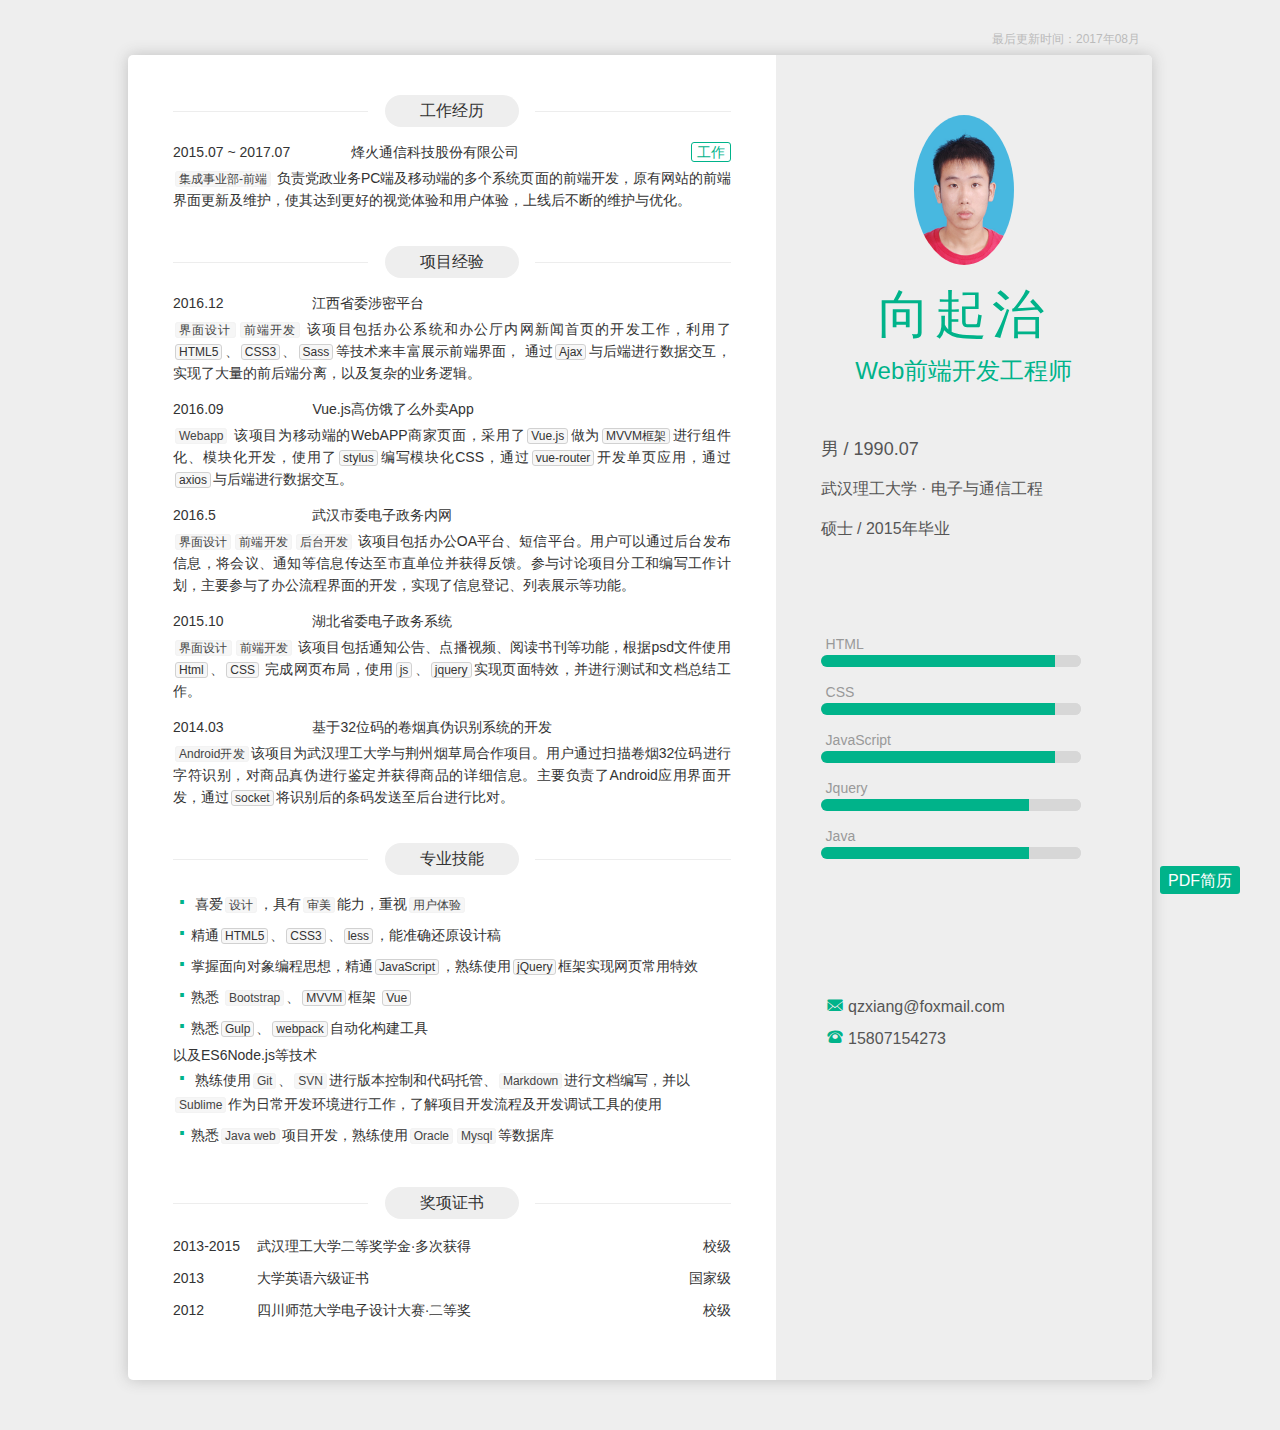
<file: index.html>
<!DOCTYPE html>
<html>
<head>
    <meta charset=utf-8>
    <meta http-equiv=X-UA-Compatible content="IE=edge">
    <meta name=viewport content="width=device-width,initial-scale=1">
    <link rel="shortcut icon" type="image/ico" href="favicon.ico">
    <meta name="format-detection" content="telephone=no"/>
    <meta name="format-detection" content="email=no"/>
    <title>简历 | 向起治 - qzXiang</title>
    <link href="css/style.css" rel="stylesheet">
</head>
<body>
<!--[if IE]><p class="kill-ie">微软都放弃了IE，为啥你却还不放弃？</p><![endif]-->
<a class=pdf href=resume.pdf><i class="iconfont icon-pdf"></i> PDF简历</a>
<p class=last-modified>最后更新时间：2017年08月</p>
<div class=content>
    <div class=content-bd>
        <div class=content-left>

            <section class=practice>
                <header class=section-hd>
                    <span class=section-title-l></span>
                    <h2 class=section-title>工作经历</h2>
                    <span class=section-title-r></span></header>
                <div class=section-bd>

                    <div class=item>
                        <header class=item-hd>
                            <span class=item-time>2015.07 ~ 2017.07</span>
                            <a class="btn item-more" href=http://www.fiberhome.com/default.aspx target=_blank>工作</a>
                            <h3 class=item-name>烽火通信科技股份有限公司</h3>
                        </header>
                        <div class=item-bd>
                            <p class=section-content>
                                <strong>集成事业部-前端</strong>
                                负责党政业务PC端及移动端的多个系统页面的前端开发，原有网站的前端界面更新及维护，使其达到更好的视觉体验和用户体验，上线后不断的维护与优化。
                            </p>
                        </div>
                    </div>

                </div>
            </section>

            <section class=project>
                <header class=section-hd>
                    <span class=section-title-l></span>
                    <h2 class=section-title>项目经验</h2>
                    <span class=section-title-r></span>
                </header>
                <div class=section-bd>
                    <div class=item>
                        <header class=item-hd>
                            <span class=item-time>2016.12</span>
                            <h3 class=item-name>江西省委涉密平台</h3>
                        </header>
                        <div class=item-bd>
                            <p class=section-content>
                                <strong>界面设计</strong><strong>前端开发</strong>
                                该项目包括办公系统和办公厅内网新闻首页的开发工作，利用了<em>HTML5</em>、<em>CSS3</em>、<em>Sass</em>等技术来丰富展示前端界面，
                                通过<em>Ajax</em>与后端进行数据交互，实现了大量的前后端分离，以及复杂的业务逻辑。
                            </p>
                        </div>
                    </div>
                    <div class=item>
                        <header class=item-hd>
                            <span class=item-time>2016.09</span>
                            <h3 class=item-name>Vue.js高仿饿了么外卖App</h3>
                        </header>
                        <div class=item-bd>
                            <p class=section-content><strong>Webapp</strong>
                                该项目为移动端的WebAPP商家页面，采用了<em>Vue.js</em>做为<em>MVVM框架</em>进行组件化、模块化开发，使用了<em>stylus</em>编写模块化CSS，通过<em>vue-router</em>开发单页应用，通过<em>axios</em>与后端进行数据交互。
                            </p>
                        </div>
                    </div>
                    <div class=item>
                        <header class=item-hd>
                            <span class=item-time>2016.5</span>
                            <h3 class=item-name>武汉市委电子政务内网</h3>
                        </header>
                        <div class=item-bd>
                            <p class=section-content>
                                <strong>界面设计</strong><strong>前端开发</strong><strong>后台开发</strong>
                                该项目包括办公OA平台、短信平台。用户可以通过后台发布信息，将会议、通知等信息传达至市直单位并获得反馈。参与讨论项目分工和编写工作计划，主要参与了办公流程界面的开发，实现了信息登记、列表展示等功能。
                            </p>
                        </div>
                    </div>
                    <div class=item>
                        <header class=item-hd>
                            <span class=item-time>2015.10</span>
                            <h3 class=item-name>湖北省委电子政务系统
                            </h3>
                        </header>
                        <div class=item-bd>
                            <p class=section-content>
                                <strong>界面设计</strong><strong>前端开发</strong>
                                该项目包括通知公告、点播视频、阅读书刊等功能，根据psd文件使用<em>Html</em>、<em>CSS</em> 完成网页布局，使用<em>js</em>、<em>jquery</em>实现页面特效，并进行测试和文档总结工作。
                        </div>
                    </div>
                    <div class=item>
                        <header class=item-hd>
                            <span class=item-time>2014.03</span>
                            <h3 class=item-name>基于32位码的卷烟真伪识别系统的开发</h3>
                        </header>
                        <div class=item-bd>
                            <p class=section-content>
                            <strong>Android开发</strong>该项目为武汉理工大学与荆州烟草局合作项目。用户通过扫描卷烟32位码进行字符识别，对商品真伪进行鉴定并获得商品的详细信息。主要负责了Android应用界面开发，通过<em>socket</em>将识别后的条码发送至后台进行比对。
                            </p>
                        </div>
                    </div>
                </div>
            </section>

            <section class=skill>
                <header class=section-hd>
                    <span class=section-title-l></span>
                    <h2 class=section-title>专业技能</h2>
                    <span class=section-title-r></span>
                </header>
                <div class=section-bd>
                    <ul class=section-list>
                        <li><p class=section-content><i class="iconfont icon-dot"></i> 喜爱<strong>设计</strong>，具有<strong>审美</strong>能力，重视<strong>用户体验</strong></p></li>
                        <li><p class=section-content><i class="iconfont icon-dot"></i>精通<em>HTML5</em>、<em>CSS3</em>、<em>less</em>，能准确还原设计稿</p></li>
                        <li><p class=section-content><i class="iconfont icon-dot"></i>掌握面向对象编程思想，精通<em>JavaScript</em>，熟练使用<em>jQuery</em>框架实现网页常用特效</p></li>
                        <li><p class=section-content><i class="iconfont icon-dot"></i>熟悉 <strong>Bootstrap</strong>、<em>MVVM</em>框架 <em>Vue</em></p></li>
                        <li><p class=section-content><i class="iconfont icon-dot"></i>熟悉<em>Gulp</em>、<em>webpack</em>自动化构建工具</p>以及<em>ES6</em><em>Node.js</em>等技术</li>
                        <li><p class=section-content><i class="iconfont icon-dot"></i> 熟练使用<strong>Git</strong>、<strong>SVN</strong>进行版本控制和代码托管、<strong>Markdown</strong>进行文档编写，并以<br/><strong>Sublime</strong>作为日常开发环境进行工作，了解项目开发流程及开发调试工具的使用</p></li>
                        <li><p class=section-content><i class="iconfont icon-dot"></i>熟悉<strong>Java web</strong>项目开发，熟练使用<strong>Oracle</strong><strong>Mysql</strong>等数据库</p></li>
                    </ul>
                </div>
            </section>

            <section class=prize>
                <header class=section-hd>
                    <span class=section-title-l></span>
                    <h2 class=section-title>奖项证书</h2>
                    <span class=section-title-r></span>
                </header>
                <div class=section-bd>
                    <div class=item>
                        <header class=item-hd>
                            <span class=item-time>2013-2015</span>
                            <span class=item-more>校级</span>
                            <h3 class=item-name>武汉理工大学二等奖学金·多次获得</h3>
                        </header>
                    </div>
                    <div class=item>
                        <header class=item-hd>
                            <span class=item-time>2013</span>
                            <span class=item-more>国家级</span>
                            <h3 class=item-name>大学英语六级证书</h3>
                        </header>
                    </div>
                    <div class=item>
                        <header class=item-hd>
                            <span class=item-time>2012</span>
                            <span class=item-more>校级</span>
                            <h3 class=item-name>四川师范大学电子设计大赛·二等奖</h3>
                        </header>
                    </div>
                </div>
            </section>
        </div>
        <header class="content-right content-hd">

            <section class=title>
                <img class=avator src="src/avator.png">
                <div class=name>
                    <h1>向起治</h1>
                </div>
               <h2 class="job">Web前端开发工程师</h2>
            </section>

            <section class=info>
                <h2>男 / 1990.07</h2>
                <h3>武汉理工大学 · 电子与通信工程</h3>
                <h3>硕士 / 2015年毕业</h3>
            </section>

            <section class="skill-level">
                <h3>HTML</h3>
                <div class="item i-html">
                    <i class="in"></i><i class="out"></i>
                </div>
                <h3>CSS</h3>
                <div class="item i-css">
                    <i class="in"></i><i class="out"></i>
                </div>
                <h3>JavaScript</h3>
                <div class="item i-js">
                    <i class="in"></i><i class="out"></i>
                </div>
                <h3>Jquery</h3>
                <div class="item i-jquery">
                    <i class="in"></i><i class="out"></i>
                </div>
                <h3>Java</h3>
                <div class="item i-java">
                    <i class="in"></i><i class="out"></i>
                </div>
            </section>

            <section class=contact>
                <ul>
                    <!-- <li>
                        <a href=http://toadw.cn target=_blank>
                            <i class="iconfont icon-homepage"></i>
                            <span class=contact-link>toadw.cn</span>
                        </a>
                    </li> -->
                   <!--  <li>
                        <a href=https://github.com/toadwoo target=_blank>
                            <i class="iconfont icon-github"></i>
                            <span class=contact-link>github.com/toadwoo</span>

                        </a>
                    </li> -->
                    <li>
                        <a href=mailto:toadwoo@foxmail.com target=_blank>
                            <i class="iconfont icon-email"></i>
                            <span class=contact-link>qzxiang@foxmail.com</span>

                        </a>
                    </li>
                    <li>
                        <a href=tel:13074852391 target=_blank>
                            <i class="iconfont icon-phone"></i>
                            <span class=contact-link>15807154273</span>
                        </a>
                    </li>
                </ul>
            </section>
        </header>

    </div>
</div>

</body>

<script>
    /* CNZZ统计 */
    (function() {
        var box = document.createElement("div"),
            cnzz = document.createElement("script");
        box.style.display = "none";
        cnzz.src = "//s1.cnzz.com/z_stat.php?id=1261540579";
        box.appendChild(cnzz);
        document.body.appendChild(box);
    })();

</script>
</html>
</file>
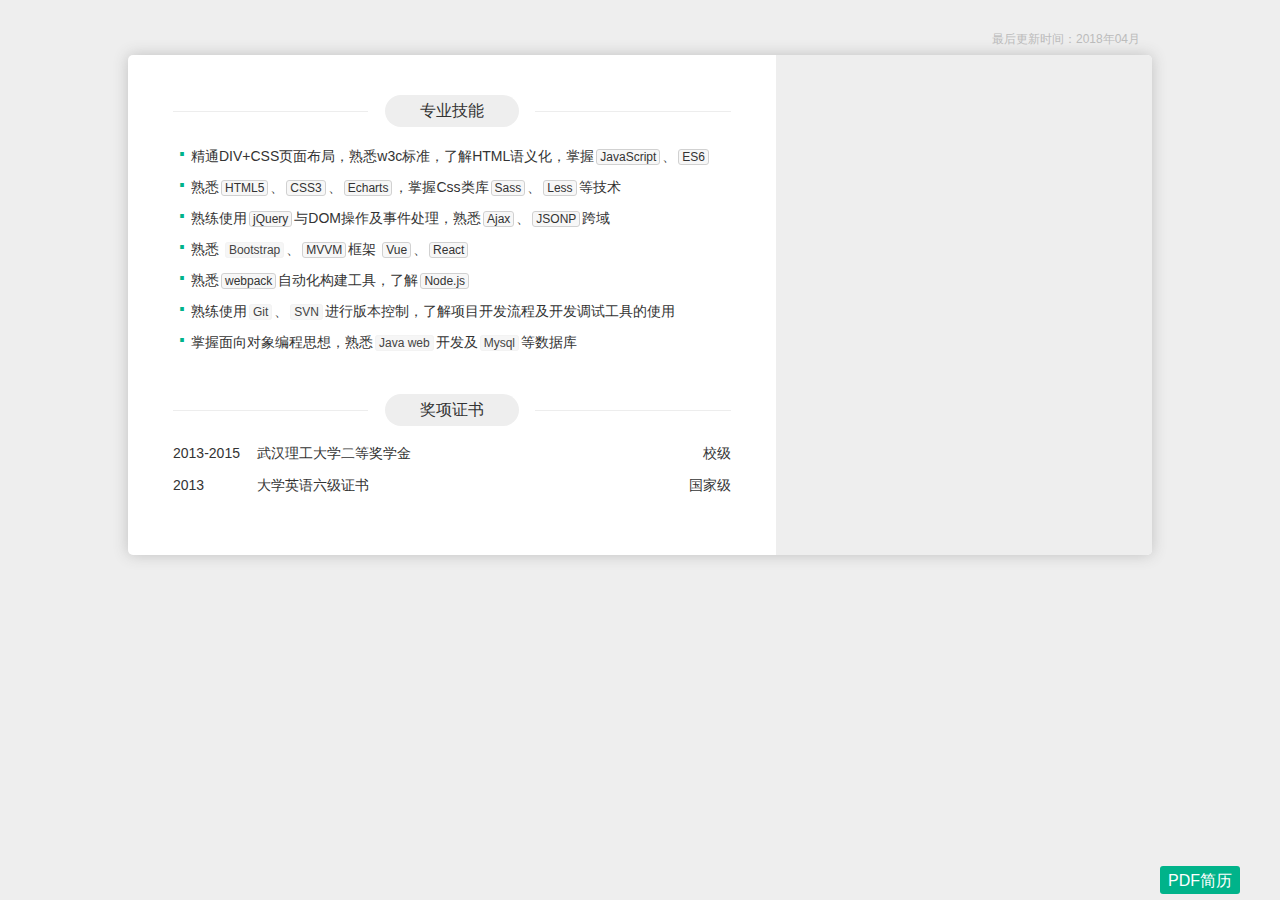
<file: index2.html>
<!DOCTYPE html>
<html>
<head>
    <meta charset=utf-8>
    <meta http-equiv=X-UA-Compatible content="IE=edge">
    <meta name=viewport content="width=device-width,initial-scale=1">
    <link rel="shortcut icon" type="image/ico" href="favicon.ico">
    <meta name="format-detection" content="telephone=no"/>
    <meta name="format-detection" content="email=no"/>
    <title>简历 | 向起治 - qzXiang</title>
    <link href="css/style.css" rel="stylesheet">
</head>
<body>
<!--[if IE]><p class="kill-ie">微软都放弃了IE，为啥你却还不放弃？</p><![endif]-->
<a class=pdf href=resume.pdf><i class="iconfont icon-pdf"></i> PDF简历</a>
<p class=last-modified>最后更新时间：2018年04月</p>
<div class=content>
    <div class=content-bd>
        <div class=content-left>

            <section class=skill>
                <header class=section-hd>
                    <span class=section-title-l></span>
                    <h2 class=section-title>专业技能</h2>
                    <span class=section-title-r></span>
                </header>
                <div class=section-bd>
                    <ul class=section-list>
                        <li><p class=section-content><i class="iconfont icon-dot"></i>精通DIV+CSS页面布局，熟悉w3c标准，了解HTML语义化，掌握<em>JavaScript</em>、<em>ES6</em></p></li>
                        <li><p class=section-content><i class="iconfont icon-dot"></i>熟悉<em>HTML5</em>、<em>CSS3</em>、<em>Echarts</em>，掌握Css类库<em>Sass</em>、<em>Less</em>等技术</p></li>
                        <li><p class=section-content><i class="iconfont icon-dot"></i>熟练使用<em>jQuery</em>与DOM操作及事件处理，熟悉<em>Ajax</em>、<em>JSONP</em>跨域</p></li>
                        <li><p class=section-content><i class="iconfont icon-dot"></i>熟悉 <strong>Bootstrap</strong>、<em>MVVM</em>框架 <em>Vue</em>、<em>React</em></p></li>
                        <li><p class=section-content><i class="iconfont icon-dot"></i>熟悉<em>webpack</em>自动化构建工具，了解<em>Node.js</em></p></li>
                        <li><p class=section-content><i class="iconfont icon-dot"></i>熟练使用<strong>Git</strong>、<strong>SVN</strong>进行版本控制，了解项目开发流程及开发调试工具的使用</p></li>
                        <li><p class=section-content><i class="iconfont icon-dot"></i>掌握面向对象编程思想，熟悉<strong>Java web</strong>开发及<strong>Mysql</strong>等数据库</p></li>
                    </ul>
                </div>
            </section>

            <section class=prize>
                <header class=section-hd>
                    <span class=section-title-l></span>
                    <h2 class=section-title>奖项证书</h2>
                    <span class=section-title-r></span>
                </header>
                <div class=section-bd>
                    <div class=item>
                        <header class=item-hd>
                            <span class=item-time>2013-2015</span>
                            <span class=item-more>校级</span>
                            <h3 class=item-name>武汉理工大学二等奖学金</h3>
                        </header>
                    </div>
                    <div class=item>
                        <header class=item-hd>
                            <span class=item-time>2013</span>
                            <span class=item-more>国家级</span>
                            <h3 class=item-name>大学英语六级证书</h3>
                        </header>
                    </div>
                </div>
            </section>
        </div>
        <header class="content-right content-hd">

        </header>

    </div>
</div>

</body>

</html>
</file>
<file: css/style.css>
html, body, div, span, applet, object, iframe,
h1, h2, h3, h4, h5, h6, p, blockquote, pre,
a, abbr, acronym, address, big, cite, code,
del, dfn, em, img, ins, kbd, q, s, samp,
small, strike, strong, sub, sup, tt, var,
b, u, i, center,
dl, dt, dd, ol, ul, li,
fieldset, form, label, legend,
table, caption, tbody, tfoot, thead, tr, th, td,
article, aside, canvas, details, embed,
figure, figcaption, footer, header, hgroup,
menu, nav, output, ruby, section, summary,
time, mark, audio, video {
  margin: 0;
  padding: 0;
  border: 0;
  font: inherit;
  font-size: 100%;
  vertical-align: baseline;
}

html {
  line-height: 1;
}

ol, ul {
  list-style: none;
}

table {
  border-collapse: collapse;
  border-spacing: 0;
}

caption, th, td {
  text-align: left;
  font-weight: normal;
  vertical-align: middle;
}

q, blockquote {
  quotes: none;
}
q:before, q:after, blockquote:before, blockquote:after {
  content: "";
  content: none;
}

a img {
  border: none;
}

article, aside, details, figcaption, figure, footer, header, hgroup, main, menu, nav, section, summary {
  display: block;
}

@font-face {
  font-family: "iconfont";
  src: url("../src/iconfont.ttf") format("truetype");
  /* chrome, firefox, opera, Safari, Android, iOS 4.2+*/
}
.iconfont {
  color: #00b38a;
  font-family: "iconfont" !important;
  font-size: 18px;
  font-style: normal;
  -webkit-font-smoothing: antialiased;
  -moz-osx-font-smoothing: grayscale;
}

.icon-phone:before {
  content: "\e622";
}

.icon-github:before {
  content: "\e69f";
}

.icon-link:before {
  content: "\e609";
}

.icon-homepage:before {
  content: "\e615";
}

.icon-email:before {
  content: "\e63b";
}

.icon-dot:before {
  content: "\e600";
}

.kill-ie {
  margin: 0;
  padding: .5em 0;
  color: #333;
  text-align: center;
  background: #fff8e2;
}

* {
  -moz-box-sizing: border-box;
  -webkit-box-sizing: border-box;
  box-sizing: border-box;
}

body {
  color: #333;
  font-size: 14px;
  line-height: 1.5;
  font-family: "Helvetica Neue", Helvetica, Arial, "Microsoft YaHei", sans-serif;
  -webkit-font-smoothing: antialiased;
  -webkit-text-size-adjust: none;
  background-color: #eee;
  overflow: auto;
  padding-top: 5px;
}
@media screen and (max-width: 1024px) {
  body {
    padding-top: 0;
  }
}

a {
  text-decoration: none;
  -moz-transition: all 0.2s ease-in-out;
  -o-transition: all 0.2s ease-in-out;
  -webkit-transition: all 0.2s ease-in-out;
  transition: all 0.2s ease-in-out;
}

.last-modified {
  position: absolute;
  top: 30px;
  left: 50%;
  width: 1000px;
  color: #bbb;
  margin-left: -500px;
  font-size: 12px;
  text-align: right;
}
@media screen and (max-width: 1024px) {
  .last-modified {
    display: none;
  }
}

.content {
  position: relative;
  width: 1024px;
  margin: 50px auto;
  -moz-border-radius: 5px;
  -webkit-border-radius: 5px;
  border-radius: 5px;
  -moz-box-shadow: 0 0 15px #c0c0c0;
  -webkit-box-shadow: 0 0 15px #c0c0c0;
  box-shadow: 0 0 15px #c0c0c0;
  background-color: #fff;
  overflow: hidden;
}
@media screen and (max-width: 1024px) {
  .content {
    width: 100%;
    margin: 0;
    -moz-border-radius: 0;
    -webkit-border-radius: 0;
    border-radius: 0;
  }
}

.content-hd {
  width: 100%;
  height: inherit;
  color: #fff;
  background-color: #eee;
  overflow: hidden;
}
@media screen and (max-width: 720px) {
  .content-hd {
    padding: 25px 30px;
  }
}
.content-hd .title {
  width: 100%;
  font-size: 52px;
  font-weight: 300;
  overflow: hidden;
  padding-bottom: 5px;
  padding-top: 40px;
}
@media screen and (max-width: 720px) {
  .content-hd .title {
    padding-top: 20px;
  }
}
@media screen and (max-width: 1024px) {
  .content-hd .name,
  .content-hd .job,
  .content-hd .info,
  .content-hd .contact {
    width: 100%;
    text-align: center;
  }
}
.content-hd .avator {
  display: block;
  width: 100px;
  height: 150px;
  margin: 0 auto;
  border-radius: 50%;
}
@media screen and (max-width: 720px) {
  .content-hd .avator {
    width: 60px;
    height: 90px;
  }
}
.content-hd .name {
  text-align: center;
  color: #00b38a;
}
.content-hd .name h1 {
  margin-top: 10px;
  font-family: "Lucida Grande", "Hiragino Sans GB", "Hiragino Sans GB W3", "Helvetica Neue", Helvetica, Arial, "Microsoft YaHei", sans-serif;
  font-weight: 500;
  letter-spacing: 5px;
}
@media screen and (max-width: 720px) {
  .content-hd .name h1 {
    letter-spacing: 0;
    line-height: 1.25;
  }
}
.content-hd .name small {
  font-weight: 400;
  letter-spacing: 0;
  font-size: 24px;
  padding-left: 10px;
}
@media screen and (max-width: 720px) {
  .content-hd .name small {
    display: block;
    padding-left: 0;
    font-size: 20px;
    line-height: 1;
  }
}
.content-hd .job {
  text-align: center;
  color: #00b38a;
  font-size: 24px;
}
@media screen and (max-width: 720px) {
  .content-hd .job {
    margin: 0 auto 0;
    padding: 10px;
  }
}
.content-hd .skill-level {
  padding-top: 80px;
}
.content-hd .skill-level h3 {
  color: #999;
  margin-left: 5px;
}
.content-hd .skill-level .item {
  display: flex;
  width: 260px;
  height: 12px;
  border-radius: 6px;
  margin-bottom: 15px;
  background: #d7d7d7;
}
.content-hd .skill-level .item .in {
  background: #00b38a;
  height: 12px;
  width: 12px;
}
.content-hd .skill-level .item .out {
  background: #d7d7d7;
  height: 12px;
  width: 12px;
}
.content-hd .skill-level .item .in:first-child {
  border-radius: 6px 0 0 6px;
}
.content-hd .skill-level .item .out:last-child {
  border-radius: 0 6px 6px 0;
}
.content-hd .skill-level .i-html .in {
  flex: 9;
}
.content-hd .skill-level .i-html .out {
  flex: 1;
}
.content-hd .skill-level .i-css .in {
  flex: 9;
}
.content-hd .skill-level .i-css .out {
  flex: 1;
}
.content-hd .skill-level .i-js .in {
  flex: 9;
}
.content-hd .skill-level .i-js .out {
  flex: 1;
}
.content-hd .skill-level .i-jquery .in {
  flex: 8;
}
.content-hd .skill-level .i-jquery .out {
  flex: 2;
}
.content-hd .skill-level .i-java .in {
  flex: 8;
}
.content-hd .skill-level .i-java .out {
  flex: 2;
}
@media screen and (max-width: 1024px) {
  .content-hd .skill-level {
    display: none;
  }
}
.content-hd .info {
  color: #555;
  line-height: 30px;
}
.content-hd .info h2 {
  margin: 30px 0 4px;
  font-size: 18px;
}
.content-hd .info h3 {
  font-size: 16px;
  margin-top: 10px;
}
@media screen and (max-width: 720px) {
  .content-hd .info h2 {
    margin-top: 4px;
  }
}
.content-hd .contact {
  padding-top: 100px;
}
@media screen and (max-width: 1024px) {
  .content-hd .contact {
    padding-top: 0;
  }
}
.content-hd .contact ul {
  margin: 8px 0 4px;
}
@media screen and (max-width: 1024px) {
  .content-hd .contact ul {
    text-align: center;
    margin: 16px 0 0;
  }
}
.content-hd .contact ul > li {
  height: 22px;
  margin-top: 10px;
}
@media screen and (max-width: 1024px) {
  .content-hd .contact ul > li {
    display: inline-block;
    margin: 0;
  }
}
.content-hd .contact ul > li > a {
  color: #555;
  font-family: "Lucida Grande", "Hiragino Sans GB", "Hiragino Sans GB W3", "Helvetica Neue", Helvetica, Arial, "Microsoft YaHei", sans-serif;
  font-size: 16px;
  line-height: 22px;
}
.content-hd .contact ul > li > a:hover {
  color: #999;
}
@media screen and (max-width: 1024px) {
  .content-hd .contact ul > li > a .contact-link {
    display: none;
  }
}
.content-hd .contact ul > li > a .iconfont {
  margin-left: 5px;
}
@media screen and (max-width: 1024px) {
  .content-hd .contact ul > li > a .iconfont {
    font-size: 20px;
  }
}

.content-bd {
  display: flex;
  min-height: 200px;
  flex-flow: row wrap;
  overflow: hidden;
}
.content-bd .content-left {
  flex: 6.5;
  padding: 20px 30px 50px;
}
@media screen and (max-width: 1024px) {
  .content-bd .content-left {
    flex: 1 100%;
    order: 2;
    padding: 20px 10px 50px;
  }
}
.content-bd .content-right {
  box-sizing: border-box;
  padding: 20px 30px 50px;
  flex: 3.5;
  background: #eeeeee;
}
@media screen and (max-width: 1024px) {
  .content-bd .content-right {
    flex: 1 100%;
    order: 1;
    padding-bottom: 20px;
  }
}
.content-bd section {
  overflow: hidden;
  padding: 10px 15px;
}
.content-bd .section-hd {
  position: relative;
  height: 32px;
  margin: 10px auto 5px;
  overflow: hidden;
}
.content-bd .section-bd {
  overflow: hidden;
}
.content-bd .section-title-l,
.content-bd .section-title-r {
  position: absolute;
  top: 50%;
  display: inline-block;
  width: 35%;
  height: 0;
  vertical-align: middle;
  border-top: 1px solid #ededed;
}
.content-bd .section-title-l {
  left: 0;
}
.content-bd .section-title-r {
  right: 0;
}
.content-bd .section-title {
  position: relative;
  z-index: 1;
  width: 24%;
  min-width: 100px;
  margin: 0 auto;
  padding: 4px 10px;
  -moz-border-radius: 32px;
  -webkit-border-radius: 32px;
  border-radius: 32px;
  font-size: 16px;
  text-align: center;
  background-color: #eee;
}
.content-bd .section-list {
  padding: 10px 0 5px;
}
.content-bd .item-hd {
  position: relative;
  padding: 10px 0 5px;
  line-height: 20px;
  overflow: hidden;
  font-weight: 500;
}
.content-bd .item-hd .iconfont {
  color: #00b38a;
}
.content-bd .item-hd .item-time {
  display: inline-block;
  float: left;
  width: 25%;
}
@media screen and (max-width: 720px) {
  .content-bd .item-hd .item-time {
    width: 100%;
    margin-bottom: 5px;
  }
}
.content-bd .item-hd .item-more {
  float: right;
  margin-left: 5px;
}
@media screen and (max-width: 720px) {
  .content-bd .item-hd .item-more {
    position: absolute;
    top: 10px;
    right: 0;
    margin-top: 1px;
  }
}
.content-bd .item-hd .item-name {
  display: inline-block;
  float: left;
}
.content-bd .item-bd {
  margin-bottom: 5px;
}
.content-bd .section-content {
  text-align: justify;
  word-break: break-all;
  line-height: 22px;
}
.content-bd .section-content .iconfont {
  color: #00b38a;
}
.content-bd .section-content em {
  display: inline-block;
  font-family: Menlo, "Helvetica Neue", Helvetica, Arial, "Microsoft YaHei", sans-serif;
  font-size: 12px;
  line-height: 14px;
  border: 1px solid #d1d1d1;
  -moz-border-radius: 3px;
  -webkit-border-radius: 3px;
  border-radius: 3px;
  margin: 2px;
  padding: 0 3px;
  background-color: #f7f7f7;
}
.content-bd .section-content strong {
  font-family: "Helvetica Neue", Helvetica, Arial, "Microsoft YaHei", sans-serif;
  font-size: 12px;
  line-height: 14px;
  border: 1px solid #f3f3f3;
  -moz-border-radius: 3px;
  -webkit-border-radius: 3px;
  border-radius: 3px;
  font-weight: 500;
  color: #444;
  margin: 2px;
  padding: 0 3px;
  background-color: #f6f6f6;
}
.content-bd .skill .section-content {
  margin-bottom: 5px;
  line-height: 24px;
}
.content-bd .skill strong {
  display: inline;
  line-height: 18px;
}
.content-bd .practice .item-time {
  width: 32%;
}
@media screen and (max-width: 720px) {
  .content-bd .practice .item-time {
    width: 100%;
  }
}
.content-bd .prize .item-hd {
  padding: 12px 0 0;
}
.content-bd .prize .item-time {
  width: 15%;
}
@media screen and (max-width: 720px) {
  .content-bd .prize .item-time {
    width: 100%;
  }
}

.btn {
  display: inline-block;
  padding: 0 5px;
  border: 1px solid #00b38a;
  border-radius: 3px;
  color: #00b38a;
  font-family: Menlo, "Helvetica Neue", Helvetica, Arial, "Microsoft YaHei", sans-serif;
  font-size: 14px;
  line-height: 18px;
  text-align: center;
}
.btn:hover {
  color: #fff;
  background-color: #00b38a;
}

.pdf {
  display: inline-block;
  position: fixed;
  z-index: 10;
  bottom: 6px;
  left: 50%;
  margin-left: 520px;
  padding: 0 8px;
  border-radius: 3px;
  color: #fff;
  font-size: 16px;
  line-height: 26px;
  background-color: #00b38a;
}
@media screen and (max-width: 1246px) {
  .pdf {
    left: auto;
    right: 8px;
    margin-left: 0;
  }
}

footer {
  text-align: center;
}
footer .footer-link {
  display: inline-block;
  color: #d1d1d1;
  margin-bottom: 25px;
}
@media screen and (max-width: 1024px) {
  footer .footer-link {
    margin-top: 25px;
  }
}
footer .footer-link .icon-link {
  color: #d1d1d1;
  font-size: 16px;
}
footer.print-footer {
  display: none;
}

::-webkit-scrollbar {
  background-color: #f1f1f1;
  overflow: visible;
  width: 3px;
  height: 3px;
}

::-webkit-scrollbar-thumb {
  background-color: rgba(0, 0, 0, 0.2);
  background-clip: padding-box;
  min-height: 15px;
  box-shadow: inset 1px 1px 0 rgba(0, 0, 0, 0.1), inset 0 -1px 0 rgba(0, 0, 0, 0.07);
}

::-webkit-scrollbar-thumb:vertical:hover {
  background-color: rgba(0, 0, 0, 0.3);
}

::-webkit-scrollbar-thumb:vertical:active {
  background-color: rgba(0, 0, 0, 0.5);
}

::-webkit-scrollbar-button {
  height: 0;
  width: 0;
}

::-webkit-scrollbar-track {
  background-clip: padding-box;
  border: solid transparent;
  border-width: 0 0 0 4px;
}

::-webkit-scrollbar-corner {
  background: transparent;
}

::selection {
  background: #00b38a;
  color: #fff;
}

::-moz-selection {
  background: #00b38a;
  color: #fff;
}

@media print {
  @page {
    margin: 0;
  }
  .content {
    width: 970px;
    height: 1365px;
    margin: 0 auto;
    -moz-border-radius: 0;
    -webkit-border-radius: 0;
    border-radius: 0;
    padding: 0;
  }

  .content .content-hd {
    height: 1365px;
  }

  .content .print-hidden {
    display: none;
  }

  .pdf {
    display: none;
  }

  footer.github-footer {
    display: none;
  }

  footer.print-footer {
    display: block;
  }

  footer.print-footer .footer-link {
    position: absolute;
    left: 45px;
    bottom: 25px;
    color: #c0c0c0;
    display: inline-block;
  }
}
</file>
